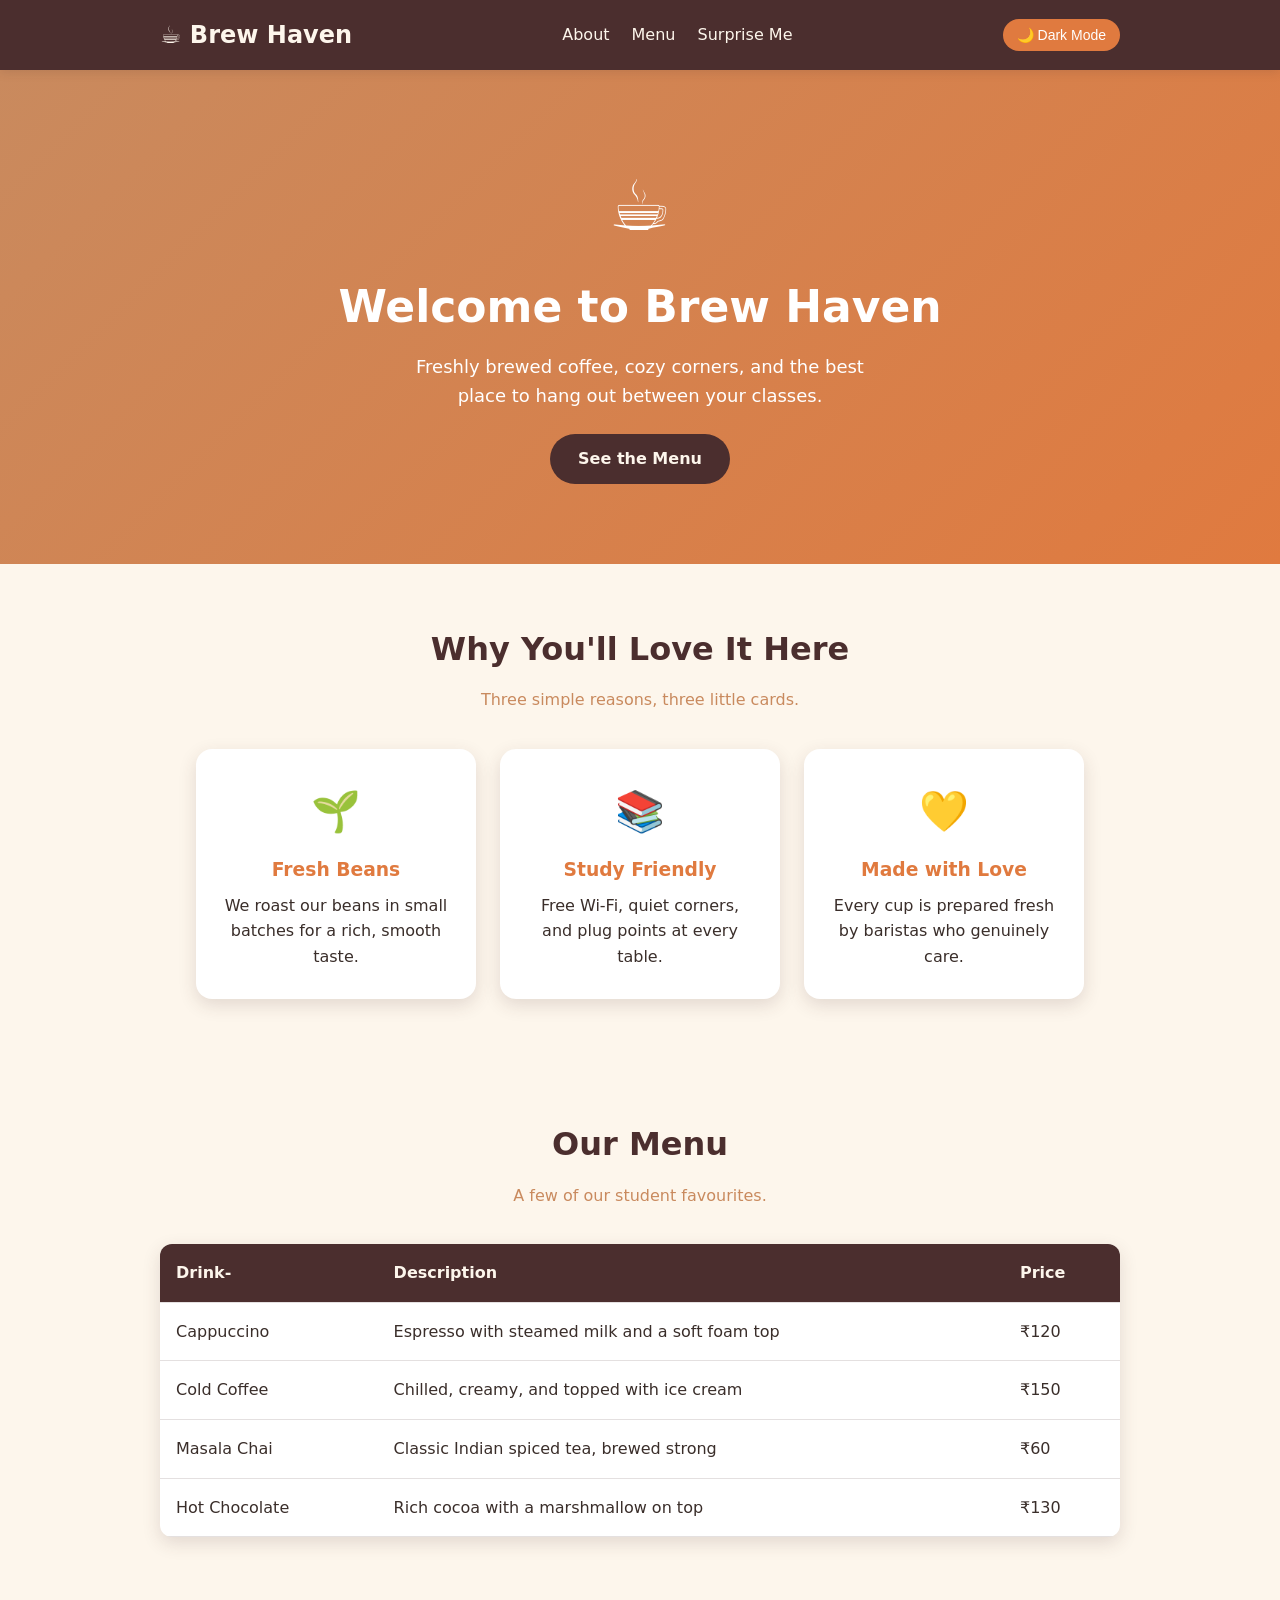
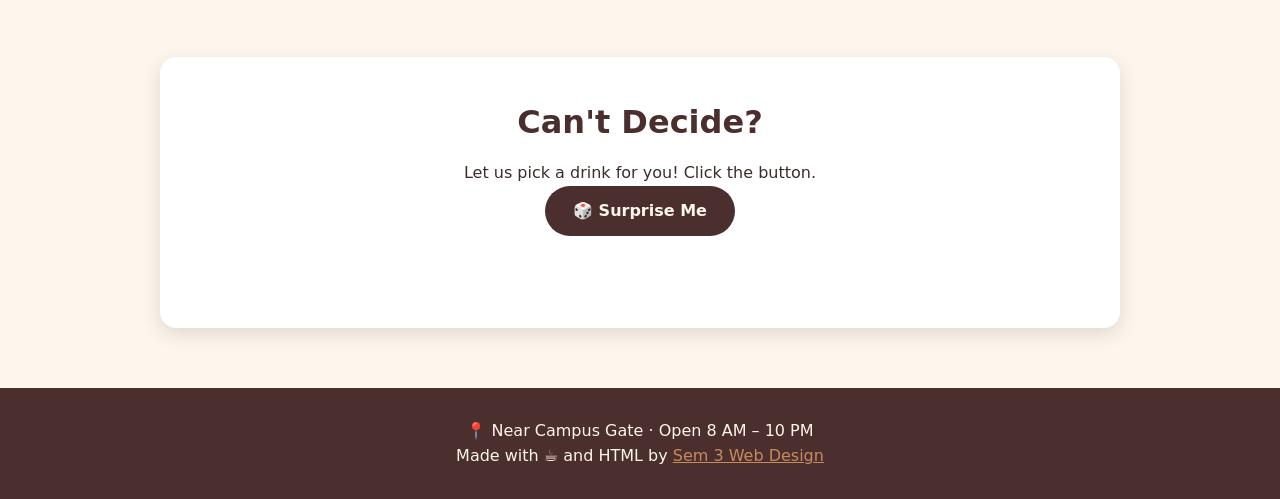
<file: index.html>
<!DOCTYPE html>
<!--
  ============================================================
   BREW HAVEN  ·  a tiny café website
   A reference project for Semester 3 Web Design
  ============================================================
  HOW TO READ THIS FILE (top to bottom):
    1. <head>  ......  the page's "settings" (title, styles)
    2. <style> ......  all our CSS lives here (global styling)
    3. <body>  ......  the actual content you see on screen
    4. <script> .....  a little JavaScript at the very end

  Look for comments like this one — they explain WHAT and WHY.
  Words marked  ✨ NEW  are new ideas we are learning today.
-->
<html lang="en">

<head>
  <!-- Tells the browser we are using English + normal characters -->
  <meta charset="UTF-8" />
  <!-- Makes the page fit nicely on phones too (responsive) -->
  <meta name="viewport" content="width=device-width, initial-scale=1.0" />

  <!-- This shows up on the browser TAB, not on the page -->
  <title>Brew Haven ☕ | Cozy Coffee Café</title>

  <style>
    /* ========================================================
       ✨ NEW: CSS VARIABLES (custom properties)
       We write our colours ONCE here inside :root, then reuse
       them everywhere as var(--name). Change a colour here and
       it updates across the whole page. Super handy!
       ======================================================== */
    :root {
      --cream: #fdf6ec;
      --coffee: #4b2e2e;
      --caramel: #c98a5e;
      --accent: #e07a3f;
      --text: #3a2e2a;
      --card-bg: #ffffff;
      --shadow: rgba(75, 46, 46, 0.15);
    }

    /* ✨ NEW: DARK MODE
       When we add class="dark" to the <body> (using a button),
       these variables take over. Same page, new mood. */
    body.dark {
      --cream: #241c1a;
      --coffee: #f2e4d8;
      --text: #f2e4d8;
      --card-bg: #33272400;
      --card-bg: #352a26;
      --shadow: rgba(0, 0, 0, 0.4);
    }

    /* GLOBAL styles — apply to the whole page */
    * {
      margin: 0;
      padding: 0;
      box-sizing: border-box; /* padding/border stay inside the box */
    }

    body {
      font-family: "Segoe UI", system-ui, Arial, sans-serif;
      background-color: var(--cream);
      color: var(--text);
      line-height: 1.6;
      /* ✨ NEW: transition = smooth colour change (not a sudden jump) */
      transition: background-color 0.4s ease, color 0.4s ease;
    }

    /* A reusable "container" CLASS to keep content centered
       and not too wide on big screens */
    .container {
      max-width: 1000px;
      margin: 0 auto;      /* auto = center horizontally */
      padding: 0 20px;
    }

    /* ---------- HEADER + NAVIGATION ---------- */
    header {
      background-color: var(--coffee);
      color: var(--cream);
      padding: 16px 0;
      position: sticky;   /* ✨ NEW: header sticks to the top when scrolling */
      top: 0;
      z-index: 10;
      box-shadow: 0 2px 10px var(--shadow);
    }

    /* ✨ NEW: FLEXBOX — the easy way to place items in a row.
       Here it pushes the logo to the left and menu to the right. */
    .nav-bar {
      display: flex;
      justify-content: space-between;
      align-items: center;
      flex-wrap: wrap;
      gap: 10px;
    }

    .logo {
      font-size: 24px;
      font-weight: bold;
    }

    /* A <nav> holding a list of links (they know lists + anchors!) */
    nav ul {
      list-style: none; /* remove the little bullet dots */
      display: flex;
      gap: 22px;
    }

    nav a {
      color: var(--cream);
      text-decoration: none;
      font-weight: 500;
      transition: color 0.2s ease;
    }

    nav a:hover {
      color: var(--caramel); /* changes colour when mouse is over it */
    }

    /* The dark-mode button in the corner */
    .toggle-btn {
      background: var(--accent);
      color: white;
      border: none;
      padding: 8px 14px;
      border-radius: 20px;
      cursor: pointer;   /* shows the little hand pointer */
      font-size: 14px;
    }

    /* ---------- HERO (the big welcome banner) ---------- */
    .hero {
      /* ✨ NEW: a gradient background — two colours blended */
      background: linear-gradient(135deg, var(--caramel), var(--accent));
      color: white;
      text-align: center;
      padding: 80px 20px;
    }

    .hero .emoji {
      font-size: 70px;
    }

    .hero h1 {
      font-size: 44px;
      margin: 10px 0;
    }

    .hero p {
      font-size: 18px;
      max-width: 500px;
      margin: 0 auto 24px auto;
    }

    /* A call-to-action button styled like a link */
    .btn {
      display: inline-block;
      background: var(--coffee);
      color: var(--cream);
      padding: 12px 28px;
      border-radius: 30px;
      text-decoration: none;
      font-weight: bold;
      transition: transform 0.2s ease;
    }

    .btn:hover {
      transform: scale(1.05); /* grows a little on hover */
    }

    /* ---------- GENERIC SECTION SPACING ---------- */
    section {
      padding: 60px 0;
    }

    /* An ID is used ONCE, for one special element.
       We use #about just to show id vs class in action. */
    #about {
      text-align: center;
    }

    .section-title {
      font-size: 32px;
      color: var(--coffee);
      margin-bottom: 12px;
    }

    .section-subtitle {
      color: var(--caramel);
      margin-bottom: 36px;
    }

    /* ---------- FEATURE CARDS (flexbox row) ---------- */
    .cards {
      display: flex;
      gap: 24px;
      flex-wrap: wrap;    /* cards drop to next line on small screens */
      justify-content: center;
    }

    .card {
      background: var(--card-bg);
      border-radius: 16px;
      padding: 30px 24px;
      width: 280px;
      box-shadow: 0 6px 18px var(--shadow);
      transition: transform 0.25s ease;
    }

    .card:hover {
      transform: translateY(-8px); /* lifts up on hover */
    }

    .card .icon {
      font-size: 40px;
    }

    .card h3 {
      margin: 12px 0 8px 0;
      color: var(--accent);
    }

    /* ---------- MENU TABLE ---------- */
    table {
      width: 100%;
      border-collapse: collapse; /* joins the borders together neatly */
      background: var(--card-bg);
      border-radius: 12px;
      overflow: hidden;
      box-shadow: 0 6px 18px var(--shadow);
    }

    th, td {
      padding: 16px;
      text-align: left;
      border-bottom: 1px solid var(--shadow);
    }

    th {
      background: var(--coffee);
      color: var(--cream);
    }

    /* :hover on a table row for a nice highlight */
    tbody tr:hover {
      background: var(--cream);
    }

    /* ---------- SURPRISE ME BOX (uses JavaScript) ---------- */
    .surprise {
      text-align: center;
      background: var(--card-bg);
      border-radius: 16px;
      padding: 40px 20px;
      box-shadow: 0 6px 18px var(--shadow);
    }

    #drinkResult {
      font-size: 26px;
      color: var(--accent);
      font-weight: bold;
      margin-top: 18px;
      min-height: 34px; /* keeps space reserved so layout doesn't jump */
    }

    /* ---------- FOOTER ---------- */
    footer {
      background: var(--coffee);
      color: var(--cream);
      text-align: center;
      padding: 30px 20px;
    }

    footer a {
      color: var(--caramel);
    }
  </style>
</head>

<body>

  <!-- ================= HEADER + NAV ================= -->
  <!-- <header> and <nav> are SEMANTIC tags: they describe meaning -->
  <header>
    <div class="container nav-bar">
      <div class="logo">☕ Brew Haven</div>

      <!-- A navigation menu = a list of anchor links.
           The href="#about" jumps to the section with id="about" -->
      <nav>
        <ul>
          <li><a href="#about">About</a></li>
          <li><a href="#menu">Menu</a></li>
          <li><a href="#surprise">Surprise Me</a></li>
        </ul>
      </nav>

      <!-- ✨ NEW: this button calls a JavaScript function on click -->
      <button class="toggle-btn" onclick="toggleDarkMode()">🌙 Dark Mode</button>
    </div>
  </header>

  <!-- ================= HERO SECTION ================= -->
  <section class="hero">
    <div class="emoji">☕</div>
    <h1>Welcome to Brew Haven</h1>
    <p>Freshly brewed coffee, cozy corners, and the best place to hang out
       between your classes.</p>
    <a href="#menu" class="btn">See the Menu</a>
  </section>

  <!-- ================= ABOUT SECTION ================= -->
  <!-- Notice: this section uses an ID (#about), not a class -->
  <section id="about">
    <div class="container">
      <h2 class="section-title">Why You'll Love It Here</h2>
      <p class="section-subtitle">Three simple reasons, three little cards.</p>

      <!-- These cards sit in a row thanks to flexbox -->
      <div class="cards">
        <div class="card">
          <div class="icon">🌱</div>
          <h3>Fresh Beans</h3>
          <p>We roast our beans in small batches for a rich, smooth taste.</p>
        </div>

        <div class="card">
          <div class="icon">📚</div>
          <h3>Study Friendly</h3>
          <p>Free Wi-Fi, quiet corners, and plug points at every table.</p>
        </div>

        <div class="card">
          <div class="icon">💛</div>
          <h3>Made with Love</h3>
          <p>Every cup is prepared fresh by baristas who genuinely care.</p>
        </div>
      </div>
    </div>
  </section>

  <!-- ================= MENU SECTION (a table) ================= -->
  <section id="menu">
    <div class="container">
      <h2 class="section-title" style="text-align:center;">Our Menu</h2>
      <!--  👆 See that style="..." right above?
            That is INLINE CSS — styling written directly on the tag.
            It works, but we mostly prefer the <style> block. -->
      <p class="section-subtitle" style="text-align:center;">
        A few of our student favourites.
      </p>

      <table>
        <thead>
          <tr>
            <th>Drink-</th>
            <th>Description</th>
            <th>Price</th>
          </tr>
        </thead>
        <tbody>
          <tr>
            <td>Cappuccino</td>
            <td>Espresso with steamed milk and a soft foam top</td>
            <td>₹120</td>
          </tr>
          <tr>
            <td>Cold Coffee</td>
            <td>Chilled, creamy, and topped with ice cream</td>
            <td>₹150</td>
          </tr>
          <tr>
            <td>Masala Chai</td>
            <td>Classic Indian spiced tea, brewed strong</td>
            <td>₹60</td>
          </tr>
          <tr>
            <td>Hot Chocolate</td>
            <td>Rich cocoa with a marshmallow on top</td>
            <td>₹130</td>
          </tr>
        </tbody>
      </table>
    </div>
  </section>

  <!-- ================= SURPRISE ME (JavaScript demo) ================= -->
  <section id="surprise">
    <div class="container">
      <div class="surprise">
        <h2 class="section-title">Can't Decide?</h2>
        <p>Let us pick a drink for you! Click the button.</p>

        <!-- This button runs the pickDrink() function below -->
        <a href="#surprise" class="btn" onclick="pickDrink()">🎲 Surprise Me</a>

        <!-- JavaScript will fill this empty box with a drink name -->
        <p id="drinkResult"></p>
      </div>
    </div>
  </section>

  <!-- ================= FOOTER ================= -->
  <footer>
    <div class="container">
      <p>📍 Near Campus Gate · Open 8 AM – 10 PM</p>
      <p>Made with ☕ and HTML by <a href="#">Sem 3 Web Design</a></p>
    </div>
  </footer>

  <!-- ================= JAVASCRIPT ================= -->
  <!--
    A quick reminder of how JS talks to the page:
      • document.getElementById("...")  → grab an element
      • .textContent = "..."            → change its text
      • .classList.toggle("...")        → add/remove a class
  -->
  <script>
    // ✨ NEW: FUNCTION #1 — switch between light and dark mode.
    // "toggle" adds the class if missing, removes it if present.
    function toggleDarkMode() {
      document.body.classList.toggle("dark");
    }

    // ✨ NEW: FUNCTION #2 — pick a random drink from a list (an array).
    function pickDrink() {
      // An array = a list of values stored in one place
      var drinks = ["Cappuccino ☕", "Cold Coffee 🧋", "Masala Chai 🫖", "Hot Chocolate 🍫"];

      // Math.random() gives a number from 0 up to (not including) 1.
      // We multiply by the list length and round down to get an index.
      var randomIndex = Math.floor(Math.random() * drinks.length);

      // Find the empty <p id="drinkResult"> and put the drink inside it.
      document.getElementById("drinkResult").textContent =
        "Try our " + drinks[randomIndex] + "!";
    }
  </script>

</body>
</html>
</file>
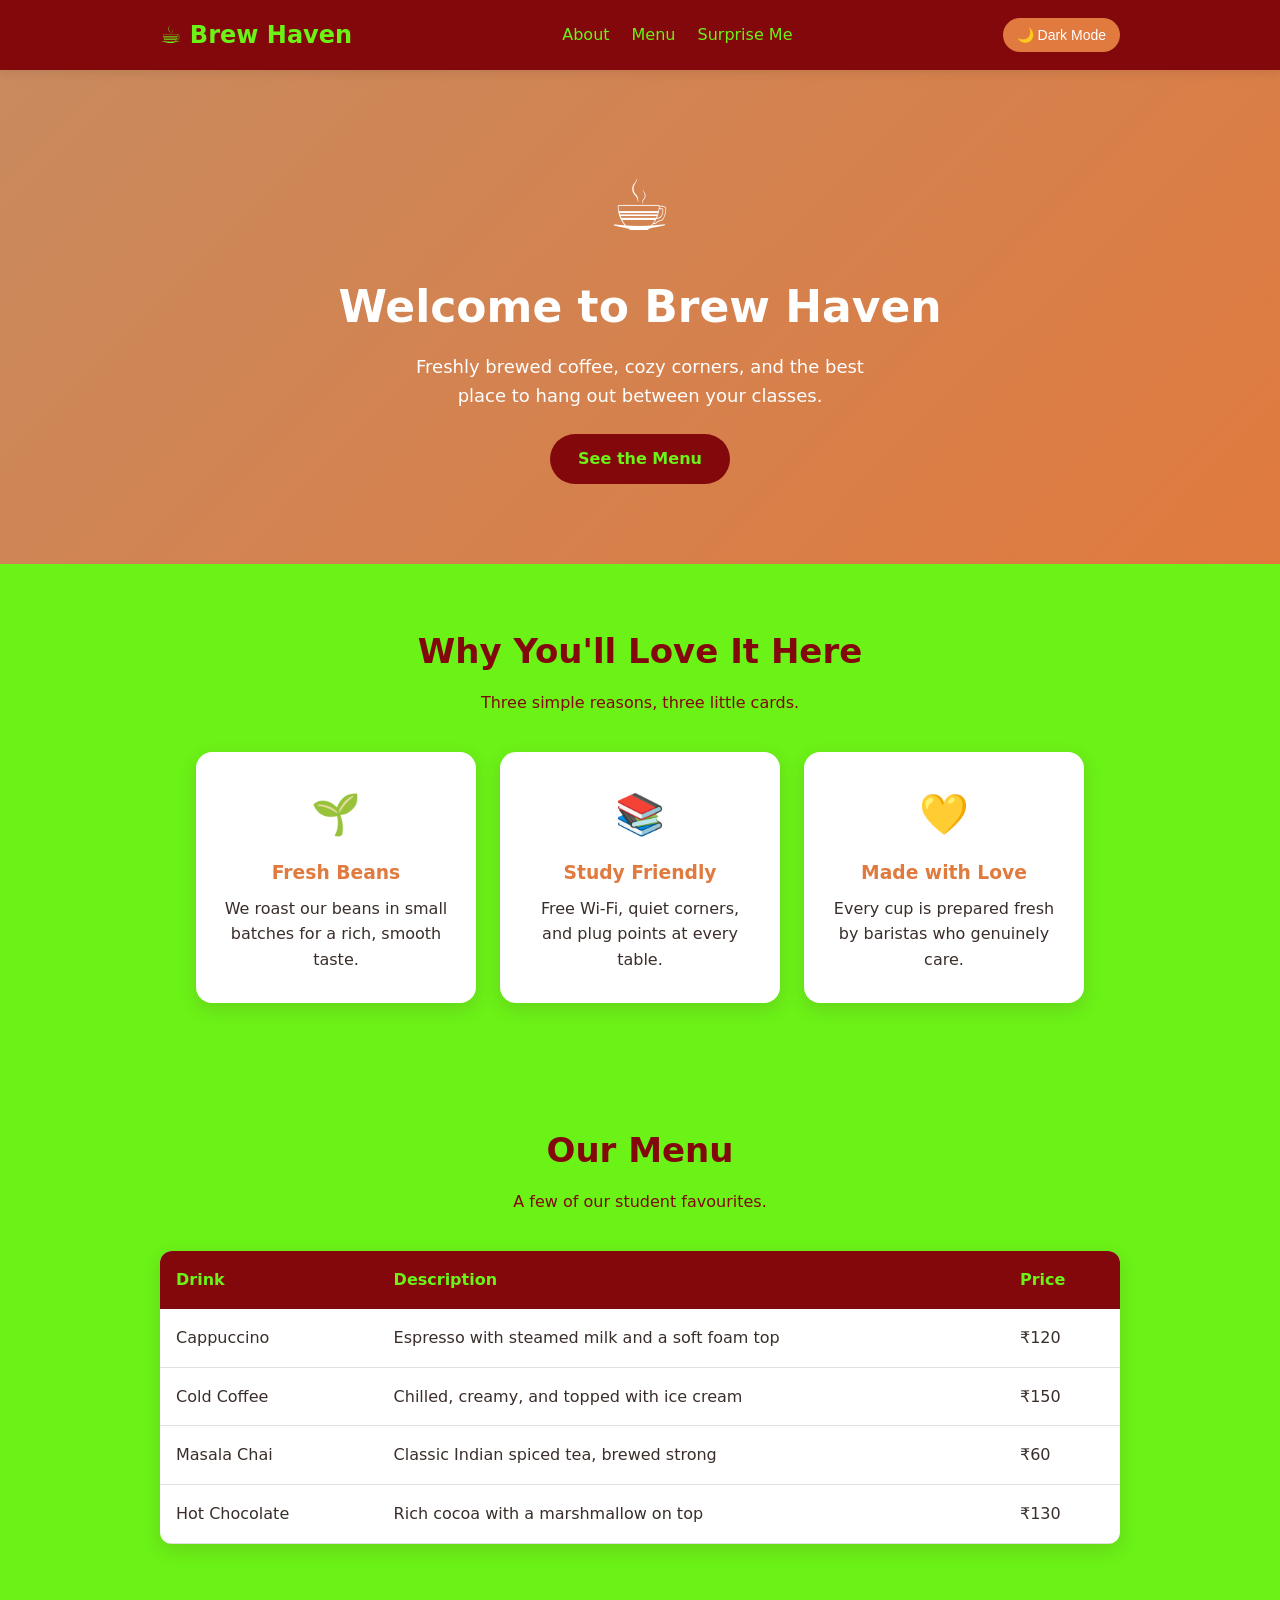
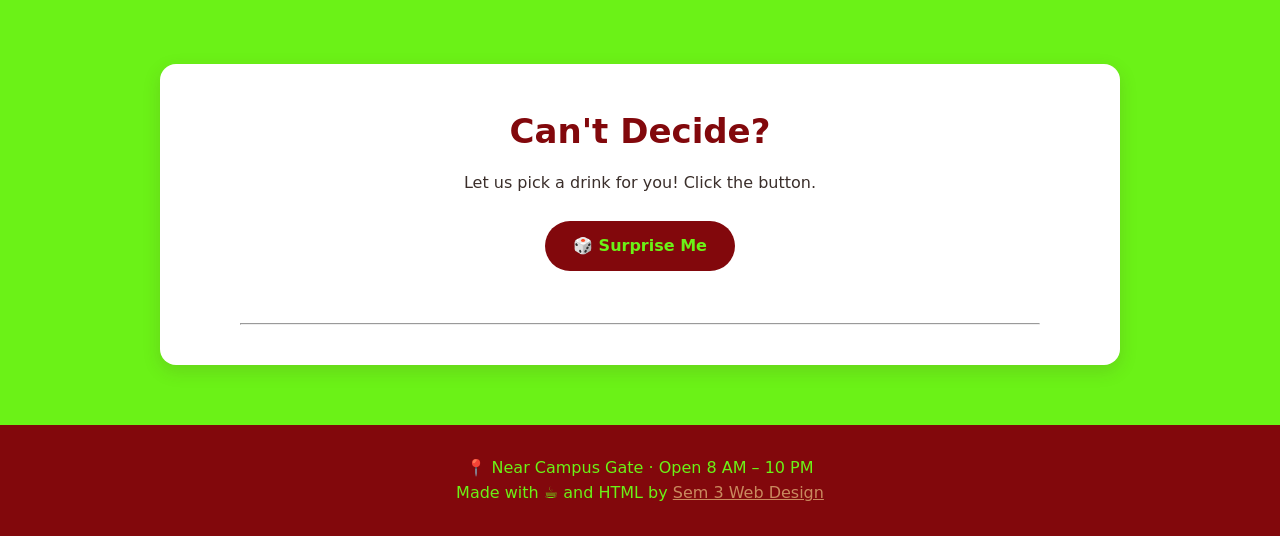
<file: cafe.html>
<!DOCTYPE html>
<!--
  ============================================================
   BREW HAVEN  ·  the TWO-FILE (split) version
  ============================================================
  This page has the SAME content as index.html, but notice:
  there is NO big <style> block here anymore!

  All the styling now lives in a separate file: style.css
  We connect to it with just ONE line inside <head>:

        <link rel="stylesheet" href="style.css" />

  Think of it like this:
     cafe.html   = the STRUCTURE (the bones)
     style.css   = the LOOK      (the clothes)

  Open both files side by side to see how they team up.
-->
<html lang="en">

<head>
  <meta charset="UTF-8" />
  <meta name="viewport" content="width=device-width, initial-scale=1.0" />
  <title>Brew Haven ☕ | Split-File Version</title>

  <!-- 👇 THIS one line pulls in ALL our styles from style.css -->
  <link rel="stylesheet" href="style.css" />
</head>

<body>

  <!-- ================= HEADER + NAV ================= -->
  <header>
    <div class="container nav-bar">
      <div class="logo">☕ Brew Haven</div>

      <nav>
        <ul>
          <li><a href="#about">About</a></li>
          <li><a href="#menu">Menu</a></li>
          <li><a href="#surprise">Surprise Me</a></li>
        </ul>
      </nav>

      <button class="toggle-btn" onclick="toggleDarkMode()">🌙 Dark Mode</button>
    </div>
  </header>

  <!-- ================= HERO SECTION ================= -->
  <section class="hero">
    <div class="emoji">☕</div>
    <h1>Welcome to Brew Haven</h1>
    <p>Freshly brewed coffee, cozy corners, and the best place to hang out
      between your classes.</p>
    <a href="#menu" class="btn">See the Menu</a>
  </section>

  <!-- ================= ABOUT SECTION ================= -->
  <section id="about">
    <div class="container">
      <h2 class="section-title">Why You'll Love It Here</h2>
      <p class="section-subtitle">Three simple reasons, three little cards.</p>

      <div class="cards">
        <div class="card">
          <div class="icon">🌱</div>
          <h3>Fresh Beans</h3>
          <p>We roast our beans in small batches for a rich, smooth taste.</p>
        </div>

        <div class="card">
          <div class="icon">📚</div>
          <h3>Study Friendly</h3>
          <p>Free Wi-Fi, quiet corners, and plug points at every table.</p>
        </div>

        <div class="card">
          <div class="icon">💛</div>
          <h3>Made with Love</h3>
          <p>Every cup is prepared fresh by baristas who genuinely care.</p>
        </div>
      </div>
    </div>
  </section>

  <!-- ================= MENU SECTION (a table) ================= -->
  <section id="menu">
    <div class="container">
      <h2 class="section-title" style="text-align:center;">Our Menu</h2>
      <!--  👆 That style="..." is INLINE CSS — styling written right on
            the tag. Even with an external file, inline CSS still works
            (and still wins). We keep one here just to show the contrast. -->
      <p class="section-subtitle" style="text-align:center;">
        A few of our student favourites.
      </p>

      <table>
        <thead>
          <tr>
            <th>Drink</th>
            <th>Description</th>
            <th>Price</th>
          </tr>
        </thead>
        <tbody>
          <tr>
            <td>Cappuccino</td>
            <td>Espresso with steamed milk and a soft foam top</td>
            <td>₹120</td>
          </tr>
          <tr>
            <td>Cold Coffee</td>
            <td>Chilled, creamy, and topped with ice cream</td>
            <td>₹150</td>
          </tr>
          <tr>
            <td>Masala Chai</td>
            <td>Classic Indian spiced tea, brewed strong</td>
            <td>₹60</td>
          </tr>
          <tr>
            <td>Hot Chocolate</td>
            <td>Rich cocoa with a marshmallow on top</td>
            <td>₹130</td>
          </tr>
        </tbody>
      </table>
    </div>
  </section>

  <!-- ================= SURPRISE ME (JavaScript demo) ================= -->
  <section id="surprise">
    <div class="container">
      <div class="surprise">
        <h2 class="section-title">Can't Decide?</h2>
        <p>Let us pick a drink for you! Click the button.</p>
        <br>
        <a href="#surprise" class="btn" onclick="pickDrink()">🎲 Surprise Me</a>

        <p id="drinkResult"></p>
        <hr>

      </div>
    </div>
  </section>

  <!-- ================= FOOTER ================= -->
  <footer>
    <div class="container">
      <p>📍 Near Campus Gate · Open 8 AM – 10 PM</p>
      <p>Made with ☕ and HTML by <a href="#">Sem 3 Web Design</a></p>
    </div>
  </footer>

  <!-- ================= JAVASCRIPT ================= -->
  <!-- We kept the little JavaScript here inline, so today's lesson
       stays focused on ONE new idea: the external CSS file. -->
  <script>
    // Switch between light and dark mode
    function toggleDarkMode() {
      document.body.classList.toggle("dark");
    }

    // Pick a random drink from a list (an array)
    function pickDrink() {
      var drinks = ["Cappuccino ☕", "Cold Coffee 🧋", "Masala Chai 🫖", "Hot Chocolate 🍫"];
      var randomIndex = Math.floor(Math.random() * drinks.length);
      document.getElementById("drinkResult").textContent =
        "Try our " + drinks[randomIndex] + "!";
    }
  </script>

</body>

</html>
</file>
<file: style.css>
/* ============================================================
   style.css  ·  the EXTERNAL stylesheet for Brew Haven
   ============================================================
   ✨ NEW IDEA: External CSS

   Instead of writing CSS inside a <style> block in the HTML,
   we put ALL of it in this separate .css file.

   The HTML connects to it with ONE line in the <head>:
       <link rel="stylesheet" href="style.css" />

   Why do it this way?
     • One CSS file can style MANY HTML pages.
     • HTML stays clean (structure) and CSS stays separate (looks).
     • This is how real websites are built.
   ============================================================ */


/* ✨ CSS VARIABLES — write our colours once, reuse everywhere */
:root {
  --cream: #6bf217;
  --coffee: #82080c;
  --caramel: #c98a5e;
  --accent: #e07a3f;
  --text: #3a2e2a;
  --card-bg: #ffffff;
  --shadow: rgba(75, 46, 46, 0.15);
}

/* DARK MODE — takes over when <body> has class="dark" */
body.dark {
  --cream: #241c1a;
  --coffee: #f2e4d8;
  --text: #f2e4d8;
  --card-bg: #352a26;
  --shadow: rgba(0, 0, 0, 0.4);
}


/* GLOBAL styles — apply to the whole page */
* {
  margin: 0;
  padding: 0;
  box-sizing: border-box;
  /* padding/border stay inside the box */
}

body {
  font-family: "Segoe UI", system-ui, Arial, sans-serif;
  background-color: var(--cream);
  color: var(--text);
  line-height: 1.6;
  transition: background-color 0.4s ease, color 0.4s ease;
}

/* A reusable "container" CLASS to keep content centered */
.container {
  max-width: 1000px;
  margin: 0 auto;
  /* auto = center horizontally */
  padding: 0 20px;
}


/* ---------- HEADER + NAVIGATION ---------- */
header {
  background-color: var(--coffee);
  color: var(--cream);
  padding: 16px 0;
  position: sticky;
  /* header sticks to the top when scrolling */
  top: 0;
  z-index: 10;
  box-shadow: 0 2px 10px var(--shadow);
}

/* FLEXBOX — places the logo, menu and button in one row */
.nav-bar {
  display: flex;
  justify-content: space-between;
  align-items: center;
  flex-wrap: wrap;
  gap: 10px;
}

.logo {
  font-size: 24px;
  font-weight: bold;
}

nav ul {
  list-style: none;
  /* remove the little bullet dots */
  display: flex;
  gap: 22px;
}

nav a {
  color: var(--cream);
  text-decoration: none;
  font-weight: 500;
  transition: color 0.2s ease;
}

nav a:hover {
  color: var(--caramel);
}

.toggle-btn {
  background: var(--accent);
  color: white;
  border: none;
  padding: 9px 14px;
  border-radius: 20px;
  cursor: pointer;
  font-size: 14px;
}


/* ---------- HERO (the big welcome banner) ---------- */
.hero {
  background: linear-gradient(135deg, var(--caramel), var(--accent));
  color: white;
  text-align: center;
  padding: 80px 20px;
}

.hero .emoji {
  font-size: 70px;
}

.hero h1 {
  font-size: 44px;
  margin: 10px 0;
}

.hero p {
  font-size: 18px;
  max-width: 500px;
  margin: 0 auto 24px auto;
}

.btn {
  display: inline-block;
  background: var(--coffee);
  color: var(--cream);
  padding: 12px 28px;
  border-radius: 30px;
  text-decoration: none;
  font-weight: bold;
  transition: transform 0.2s ease;
}

.btn:hover {
  transform: scale(1.1);
}


/* ---------- GENERIC SECTION SPACING ---------- */
section {
  padding: 60px 0;
}

/* An ID is used ONCE, for one special element */
#about {
  text-align: center;
}

.section-title {
  font-size: 34px;
  color: var(--coffee);
  margin-bottom: 12px;
}

.section-subtitle {
  color: var(--coffee);
  margin-bottom: 36px;
}


/* ---------- FEATURE CARDS (flexbox row) ---------- */
.cards {
  display: flex;
  gap: 24px;
  flex-wrap: wrap;
  /* cards drop to next line on small screens */
  justify-content: center;
}

.card {
  background: var(--card-bg);
  border-radius: 16px;
  padding: 30px 24px;
  width: 280px;
  box-shadow: 0 6px 18px var(--shadow);
  transition: transform 0.25s ease;
}

.card:hover {
  transform: translateY(-8px);
  /* lifts up on hover */
}

.card .icon {
  font-size: 40px;
}

.card h3 {
  margin: 12px 0 8px 0;
  color: var(--accent);
}


/* ---------- MENU TABLE ---------- */
table {
  width: 100%;
  border-collapse: collapse;
  background: var(--card-bg);
  border-radius: 12px;
  overflow: hidden;
  box-shadow: 0 6px 18px var(--shadow);
}

th,
td {
  padding: 16px;
  text-align: left;
  border-bottom: 1px solid var(--shadow);
}

th {
  background: var(--coffee);
  color: var(--cream);
}

tbody tr:hover {
  background: var(--cream);
}


/* ---------- SURPRISE ME BOX (uses JavaScript) ---------- */
.surprise {
  text-align: center;
  background: var(--card-bg);
  border-radius: 16px;
  padding: 40px 80px;
  box-shadow: 0 6px 18px var(--shadow);
}

#drinkResult {
  font-size: 36px;
  color: var(--accent);
  font-weight: bolder;
  margin-top: 18px;
  min-height: 34px;
  /* keeps space reserved so layout doesn't jump */
}


/* ---------- FOOTER ---------- */
footer {
  background: var(--coffee);
  color: var(--cream);
  text-align: center;
  padding: 30px 20px;
}

footer a {
  color: var(--caramel);
}
</file>
